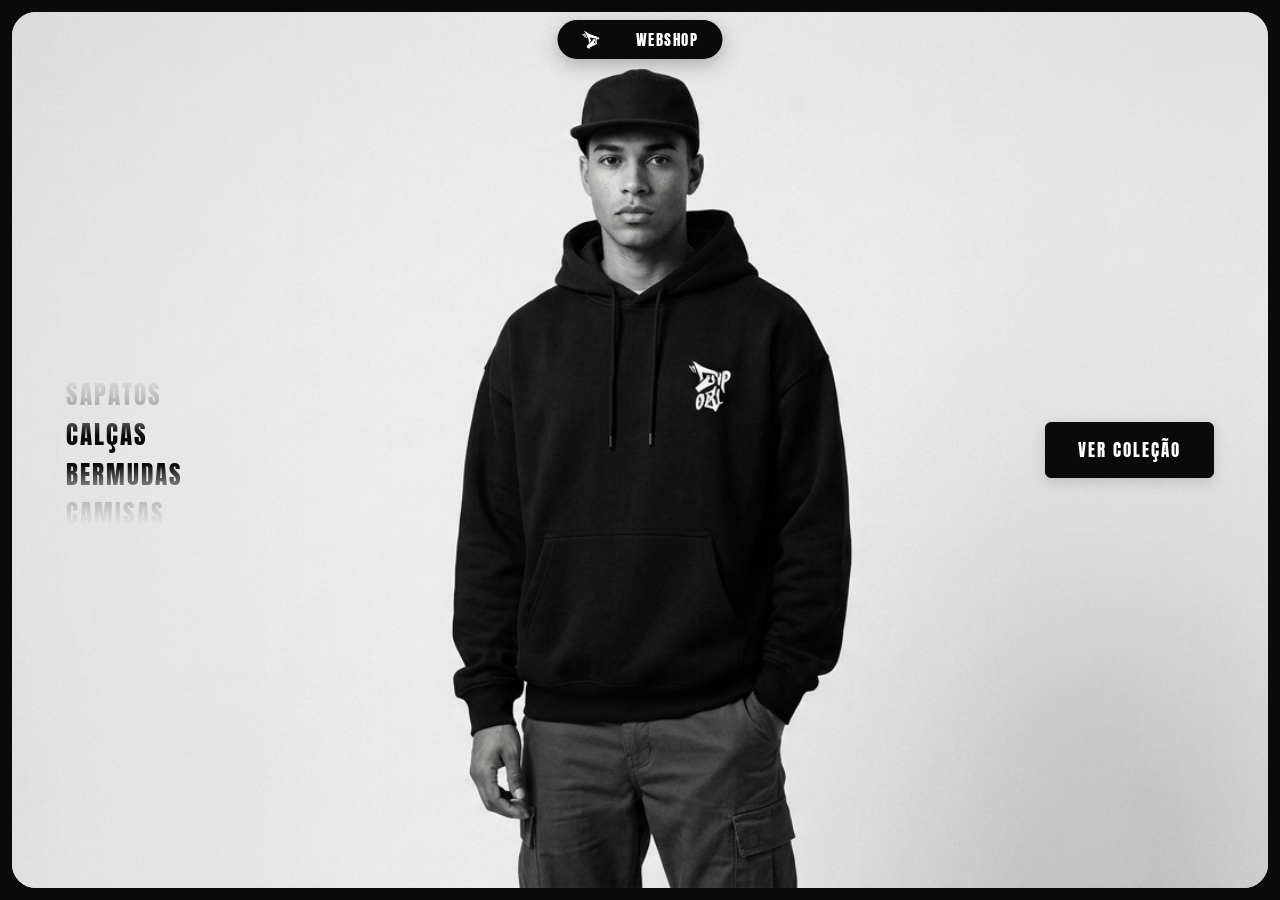
<file: index.html>
<!DOCTYPE html>
<html lang="pt-BR">
<head>
  <meta charset="UTF-8">
  <meta name="viewport" content="width=device-width, initial-scale=1.0">
  <title>DRIP081 | STREETWEAR RECIFE</title>
  <meta name="description" content="DRIP081 - Streetwear masculino autêntico direto de Recife. Estética minimalista, crua e de alta atitude.">
  
  <!-- Favicon: Isotipo (letra D estilizada) -->
  <link rel="icon" type="image/png" href="assets/isotipo-black.png">
  
  <!-- CSS Principal -->
  <link rel="stylesheet" href="css/style.css">
</head>
<body class="page-hero-body">

  <!-- CABEÇALHO EM PÍLULA FLUTUANTE -->
  <header class="pill-header" role="banner">
    <a href="index.html" class="pill-brand" aria-label="DRIP081 Início">
      <img src="assets/imagotipo-white.png" alt="DRIP081" class="pill-logo">
    </a>
    <nav class="pill-nav" aria-label="Navegação principal">
      <a href="webshop.html" class="pill-link">WEBSHOP</a>
    </nav>
  </header>

  <!-- HERO SECTION EM TELA CHEIA (100vh com margem de 12px e cantos arredondados) -->
  <main class="hero-wrapper" role="main">
    <section class="hero-stage" aria-label="Apresentação DRIP081">
      
      <!-- Imagem de fundo original (sem escurecer, cor natural enviada pelo usuário) -->
      <div class="hero-media" aria-hidden="true">
        <img 
          src="assets/hero.jpg" 
          alt="DRIP081 Streetwear" 
          class="hero-img"
          loading="eager"
        >
      </div>

      <!-- Conteúdo interativo do Hero -->
      <div class="hero-content">
        
        <!-- Lista vertical de produtos/categorias à esquerda em loop contínuo lento e minimalista -->
        <div class="hero-ticker-panel">
          <div class="hero-ticker-viewport" aria-live="off" aria-label="Produtos DRIP081">
            <div class="hero-ticker-track" id="hero-ticker-track">
              <!-- Preenchido dinamicamente via JS em loop contínuo infinito -->
            </div>
          </div>
        </div>

        <!-- Botão no meio da lateral direita: VER COLEÇÃO -->
        <div class="hero-action">
          <a href="webshop.html" class="btn-hero-cta">VER COLEÇÃO</a>
        </div>

      </div>
    </section>
  </main>

  <!-- Scripts -->
  <script src="js/products.js"></script>
  <script src="js/main.js"></script>
</body>
</html>
</file>
<file: css/style.css>
/* ==========================================================================
   DRIP081 - Streetwear Masculino
   Estética: Palace Skateboards (Minimalista, Cru, Brutalista, Monocromático)
   Paleta Estrita:
   - Preto: #0a0a0a
   - Cinza Escuro: #1a1a1a
   - Cinza Médio: #8a8a8a
   - Cinza Claro Cards: #f4f4f4
   - Branco: #ffffff
   ========================================================================== */

@import url('https://fonts.googleapis.com/css2?family=Anton&family=Bebas+Neue&family=Inter:wght@400;500;600;700&display=swap');

/* --- VARIÁVEIS DO SISTEMA --- */
:root {
  --color-black: #0a0a0a;
  --color-gray-dark: #1a1a1a;
  --color-gray-mid: #8a8a8a;
  --color-gray-card: #f4f4f4;
  --color-white: #ffffff;

  --font-display: 'Anton', 'Bebas Neue', sans-serif;
  --font-body: 'Inter', -apple-system, BlinkMacSystemFont, 'Segoe UI', Roboto, sans-serif;

  --radius-pill: 999px;
  --radius-card: 0px;
  --radius-button: 6px;
  --radius-hero: 24px;

  --transition-fast: 0.18s cubic-bezier(0.16, 1, 0.3, 1);
  --transition-normal: 0.3s cubic-bezier(0.16, 1, 0.3, 1);
}

/* --- RESET & BASE --- */
*,
*::before,
*::after {
  box-sizing: border-box;
  margin: 0;
  padding: 0;
}

html {
  font-size: 16px;
  background-color: var(--color-white);
  color: var(--color-black);
  scroll-behavior: smooth;
  -webkit-font-smoothing: antialiased;
  -moz-osx-font-smoothing: grayscale;
}

body {
  font-family: var(--font-body);
  background-color: var(--color-black);
  color: var(--color-black);
  min-height: 100vh;
  min-height: 100dvh;
  position: relative;
  overflow-x: hidden;
}

body.page-hero-body {
  background-color: var(--color-black);
  color: var(--color-white);
  overflow: hidden;
  height: 100vh;
  height: 100dvh;
}

img {
  max-width: 100%;
  height: auto;
  display: block;
}

a {
  color: inherit;
  text-decoration: none;
}

button {
  background: none;
  border: none;
  cursor: pointer;
  font-family: inherit;
  color: inherit;
}

:focus-visible {
  outline: 2px solid var(--color-black);
  outline-offset: 3px;
}

.sr-only {
  position: absolute;
  width: 1px;
  height: 1px;
  padding: 0;
  margin: -1px;
  overflow: hidden;
  clip: rect(0, 0, 0, 0);
  white-space: nowrap;
  border: 0;
}

/* ==========================================================================
   CABEÇALHO EM PÍLULA FLUTUANTE (Ambas as páginas)
   ========================================================================== */
.pill-header {
  position: fixed;
  top: 20px;
  left: 50%;
  transform: translateX(-50%);
  z-index: 1000;
  width: max-content;
  max-width: calc(100% - 32px);
  background-color: var(--color-black);
  border-radius: var(--radius-pill);
  padding: 8px 24px;
  display: flex;
  align-items: center;
  justify-content: space-between;
  gap: 36px;
  box-shadow: 0 6px 20px rgba(0, 0, 0, 0.25);
  animation: pillEntrance 0.7s cubic-bezier(0.16, 1, 0.3, 1) forwards;
}

@keyframes pillEntrance {
  0% {
    opacity: 0;
    transform: translate(-50%, -24px);
  }

  100% {
    opacity: 1;
    transform: translate(-50%, 0);
  }
}

.pill-brand {
  display: flex;
  align-items: center;
  transition: opacity var(--transition-fast);
}

.pill-brand:hover {
  opacity: 0.7;
}

.pill-logo {
  height: 20px;
  width: auto;
  object-fit: contain;
  /* Logo com fundo transparente original preservado */
}

.pill-nav {
  display: flex;
  align-items: center;
}

.pill-link {
  font-family: var(--font-display);
  font-size: 15px;
  letter-spacing: 0.1em;
  color: var(--color-white);
  text-transform: uppercase;
  transition: opacity var(--transition-fast);
  padding: 4px 0;
  line-height: 1;
}

.pill-link:hover {
  opacity: 0.65;
}

.pill-link.active {
  text-decoration: underline;
  text-underline-offset: 4px;
  text-decoration-thickness: 1.5px;
}

/* ==========================================================================
   HERO SECTION (index.html)
   ========================================================================== */
.hero-wrapper {
  width: 100%;
  height: 100vh;
  height: 100dvh;
  padding: 12px;
  background-color: var(--color-black); /* Fundo preto atrás do Hero */
  display: flex;
  align-items: center;
  justify-content: center;
}

.hero-stage {
  position: relative;
  width: 100%;
  height: 100%;
  border-radius: var(--radius-hero);
  overflow: hidden;
  background-color: var(--color-gray-card);
  display: flex;
  align-items: center;
  justify-content: space-between;
}

/* Imagem de Fundo Hero (Cor original pura enviada pelo usuário, SEM escurecer) */
.hero-media {
  position: absolute;
  inset: 0;
  z-index: 1;
  pointer-events: none;
}

.hero-img {
  width: 100%;
  height: 100%;
  object-fit: cover;
  object-position: center;
  /* Sem filtros escuros: preserva a cor e o contraste original enviado */
}

/* Conteúdo do Hero */
.hero-content {
  position: relative;
  z-index: 10;
  width: 100%;
  height: 100%;
  display: flex;
  align-items: center;
  justify-content: space-between;
  padding: 0 54px;
}

/* --- LISTA VERTICAL INFINITA (TICKER) - MINIMALISTA, PEQUENO E LENTO --- */
.hero-ticker-panel {
  display: flex;
  flex-direction: column;
  max-width: 440px;
  animation: heroFadeIn 0.8s cubic-bezier(0.16, 1, 0.3, 1) forwards;
}

@keyframes heroFadeIn {
  from {
    opacity: 0;
    transform: translateY(12px);
  }

  to {
    opacity: 1;
    transform: translateY(0);
  }
}

.hero-ticker-viewport {
  position: relative;
  height: 150px;
  /* Menor e mais minimalista */
  overflow: hidden;
  /* Máscara suave com gradiente para fade nas extremidades */
  mask-image: linear-gradient(to bottom,
      rgba(0, 0, 0, 0) 0%,
      rgba(0, 0, 0, 0.25) 20%,
      rgba(0, 0, 0, 1) 40%,
      rgba(0, 0, 0, 1) 60%,
      rgba(0, 0, 0, 0.25) 80%,
      rgba(0, 0, 0, 0) 100%);
  -webkit-mask-image: linear-gradient(to bottom,
      rgba(0, 0, 0, 0) 0%,
      rgba(0, 0, 0, 0.25) 20%,
      rgba(0, 0, 0, 1) 40%,
      rgba(0, 0, 0, 1) 60%,
      rgba(0, 0, 0, 0.25) 80%,
      rgba(0, 0, 0, 0) 100%);
}

.hero-ticker-track {
  display: flex;
  flex-direction: column;
  will-change: transform;
  /* Bem mais lento: 50 segundos para loop contínuo hipnótico */
  animation: tickerLoop 50s linear infinite;
}

.hero-ticker-track:hover {
  animation-play-state: paused;
}

@keyframes tickerLoop {
  0% {
    transform: translateY(0);
  }

  100% {
    transform: translateY(-50%);
  }
}

/* Textos pretos no Hero, tamanho minimalista e elegante */
.hero-ticker-item {
  font-family: var(--font-display);
  font-size: clamp(18px, 2.2vw, 25px);
  line-height: 1.35;
  letter-spacing: 0.08em;
  text-transform: uppercase;
  color: var(--color-black);
  /* TEXTO PRETO */
  padding: 3px 0;
  white-space: nowrap;
  user-select: none;
}

/* --- BOTÃO VER COLEÇÃO (Meio da lateral direita) --- */
.hero-action {
  animation: heroFadeIn 1s cubic-bezier(0.16, 1, 0.3, 1) forwards;
}

.btn-hero-cta {
  display: inline-block;
  background-color: var(--color-black);
  color: var(--color-white);
  font-family: var(--font-display);
  font-size: 17px;
  letter-spacing: 0.12em;
  text-transform: uppercase;
  padding: 14px 32px;
  border-radius: var(--radius-button);
  border: 1.5px solid var(--color-black);
  transition: all var(--transition-fast);
  text-align: center;
  box-shadow: 0 4px 14px rgba(0, 0, 0, 0.15);
}

.btn-hero-cta:hover {
  background-color: var(--color-white);
  color: var(--color-black);
  border-color: var(--color-black);
  transform: translateY(-2px);
}

/* ==========================================================================
   WEBSHOP (webshop.html)
   ========================================================================== */
.shop-page {
  background-color: var(--color-white);
  min-height: 100vh;
  padding-top: 88px;
  padding-bottom: 100px;
}

/* --- LINHA DE CATEGORIAS --- */
.category-nav-wrapper {
  width: 100%;
  padding: 18px 16px 28px;
  display: flex;
  justify-content: center;
  align-items: center;
}

.category-nav {
  display: flex;
  align-items: center;
  justify-content: center;
  flex-wrap: wrap;
  gap: 20px 28px;
  max-width: 900px;
}

.category-btn {
  font-family: var(--font-display);
  font-size: 16px;
  letter-spacing: 0.1em;
  text-transform: uppercase;
  color: var(--color-gray-mid);
  padding: 4px 2px;
  position: relative;
  transition: color var(--transition-fast);
}

.category-btn:hover {
  color: var(--color-gray-dark);
}

.category-btn.active {
  color: var(--color-black);
  text-decoration: underline;
  text-underline-offset: 6px;
  text-decoration-thickness: 2px;
}

.shop-header-meta {
  max-width: 1800px;
  margin: 0 auto;
  padding: 0 16px 12px;
  display: flex;
  justify-content: space-between;
  align-items: center;
}

.shop-status-text {
  font-family: var(--font-body);
  font-size: 12px;
  font-weight: 500;
  color: var(--color-gray-mid);
  letter-spacing: 0.05em;
  text-transform: uppercase;
}

/* --- GRID DE PRODUTOS --- */
.products-container {
  max-width: 1800px;
  margin: 0 auto;
  padding: 0 16px;
}

.products-grid {
  display: grid;
  gap: 12px;
  grid-template-columns: repeat(2, 1fr);
  transition: opacity 0.25s ease;
}

.products-grid.is-filtering {
  opacity: 0.3;
}

@media (min-width: 640px) {
  .products-grid {
    grid-template-columns: repeat(3, 1fr);
  }
}

@media (min-width: 1024px) {
  .products-grid {
    grid-template-columns: repeat(4, 1fr);
  }
}

@media (min-width: 1400px) {
  .products-grid {
    grid-template-columns: repeat(6, 1fr);
  }
}

/* --- CARD DE PRODUTO INDIVIDUAL --- */
.product-card {
  position: relative;
  background-color: var(--color-gray-card);
  aspect-ratio: 1 / 1;
  overflow: hidden;
  border-radius: var(--radius-card);
  cursor: pointer;
  display: flex;
  align-items: center;
  justify-content: center;
  opacity: 0;
  transform: translateY(10px);
  animation: cardFadeInUp 0.4s cubic-bezier(0.16, 1, 0.3, 1) forwards;
  animation-delay: calc(var(--stagger-index, 0) * 35ms);
}

@keyframes cardFadeInUp {
  to {
    opacity: 1;
    transform: translateY(0);
  }
}

.card-media {
  position: relative;
  width: 100%;
  height: 100%;
  padding: 0;
  overflow: hidden;
  display: flex;
  align-items: center;
  justify-content: center;
  background-color: var(--color-gray-card);
}

.card-img {
  width: 100%;
  height: 100%;
  object-fit: cover;
  object-position: center;
  transition: transform var(--transition-normal), opacity var(--transition-normal);
  will-change: transform, opacity;
}

.card-img-primary {
  opacity: 1;
  z-index: 1;
}

.card-img-secondary {
  position: absolute;
  inset: 0;
  width: 100%;
  height: 100%;
  object-fit: cover;
  object-position: center;
  opacity: 0;
  z-index: 2;
}

.product-card:hover .card-img {
  transform: scale(1.04);
}

.product-card:hover .card-img-primary.has-second {
  opacity: 0;
}

.product-card:hover .card-img-secondary {
  opacity: 1;
}

.card-peek-info {
  position: absolute;
  bottom: 0;
  left: 0;
  right: 0;
  padding: 12px 14px;
  background: linear-gradient(
    to top,
    rgba(10, 10, 10, 0.88) 0%,
    rgba(10, 10, 10, 0.6) 65%,
    transparent 100%
  );
  z-index: 5;
  display: flex;
  flex-direction: column;
  gap: 2px;
  opacity: 0;
  transform: translateY(8px);
  transition: opacity var(--transition-fast), transform var(--transition-fast);
  pointer-events: none;
}

.product-card:hover .card-peek-info,
.product-card:focus-visible .card-peek-info {
  opacity: 1;
  transform: translateY(0);
}

.card-peek-title {
  font-family: var(--font-display);
  font-size: 13px;
  line-height: 1.1;
  letter-spacing: 0.05em;
  text-transform: uppercase;
  color: var(--color-white);
  white-space: nowrap;
  overflow: hidden;
  text-overflow: ellipsis;
}

.card-peek-price {
  font-family: var(--font-body);
  font-size: 12px;
  font-weight: 600;
  color: #eeeeee;
}

@media (hover: none) {
  .card-peek-info {
    opacity: 1;
    transform: translateY(0);
    background: linear-gradient(
      to top,
      rgba(10, 10, 10, 0.85) 0%,
      rgba(10, 10, 10, 0.5) 70%,
      transparent 100%
    );
    padding: 8px 10px;
  }

  .card-peek-title {
    font-size: 11px;
    color: var(--color-white);
  }

  .card-peek-price {
    font-size: 10px;
    color: #e0e0e0;
  }
}

.empty-state {
  grid-column: 1 / -1;
  padding: 80px 20px;
  text-align: center;
}

.empty-state-title {
  font-family: var(--font-display);
  font-size: 24px;
  letter-spacing: 0.1em;
  color: var(--color-black);
  margin-bottom: 8px;
}

.empty-state-text {
  font-family: var(--font-body);
  font-size: 14px;
  color: var(--color-gray-mid);
}

/* ==========================================================================
   BOTÃO FLUTUANTE FILTRAR & GAVETA DE FILTROS
   ========================================================================== */
.floating-filter-bar {
  position: fixed;
  bottom: 24px;
  left: 50%;
  transform: translateX(-50%);
  z-index: 850;
}

.btn-floating-filter {
  background-color: var(--color-gray-card);
  color: var(--color-gray-dark);
  font-family: var(--font-display);
  font-size: 15px;
  letter-spacing: 0.12em;
  text-transform: uppercase;
  padding: 10px 28px;
  border-radius: var(--radius-pill);
  border: 1px solid #e0e0e0;
  box-shadow: 0 4px 18px rgba(0, 0, 0, 0.12);
  transition: all var(--transition-fast);
  display: flex;
  align-items: center;
  gap: 8px;
}

.btn-floating-filter:hover {
  background-color: var(--color-black);
  color: var(--color-white);
  border-color: var(--color-black);
  transform: translateY(-2px);
}

.filter-drawer-overlay {
  position: fixed;
  inset: 0;
  background-color: rgba(10, 10, 10, 0.6);
  backdrop-filter: blur(4px);
  -webkit-backdrop-filter: blur(4px);
  z-index: 1200;
  opacity: 0;
  visibility: hidden;
  transition: opacity var(--transition-normal), visibility var(--transition-normal);
  display: flex;
  justify-content: center;
  align-items: flex-end;
}

.filter-drawer-overlay.is-open {
  opacity: 1;
  visibility: visible;
}

.filter-drawer {
  background-color: var(--color-white);
  width: 100%;
  max-width: 520px;
  border-radius: 20px 20px 0 0;
  padding: 24px 28px 32px;
  transform: translateY(100%);
  transition: transform var(--transition-normal);
  box-shadow: 0 -8px 32px rgba(0, 0, 0, 0.25);
  max-height: 85vh;
  overflow-y: auto;
}

.filter-drawer-overlay.is-open .filter-drawer {
  transform: translateY(0);
}

.filter-drawer-header {
  display: flex;
  align-items: center;
  justify-content: space-between;
  padding-bottom: 16px;
  border-bottom: 1px solid var(--color-gray-card);
  margin-bottom: 20px;
}

.filter-drawer-title {
  font-family: var(--font-display);
  font-size: 22px;
  letter-spacing: 0.1em;
  text-transform: uppercase;
  color: var(--color-black);
}

.drawer-close-btn {
  font-family: var(--font-body);
  font-size: 22px;
  color: var(--color-black);
  line-height: 1;
  padding: 6px;
}

.filter-group {
  margin-bottom: 24px;
}

.filter-group-label {
  font-family: var(--font-display);
  font-size: 15px;
  letter-spacing: 0.08em;
  text-transform: uppercase;
  color: var(--color-black);
  margin-bottom: 12px;
  display: block;
}

.filter-options-grid {
  display: flex;
  flex-wrap: wrap;
  gap: 8px;
}

.filter-pill-opt {
  padding: 8px 16px;
  font-family: var(--font-body);
  font-size: 13px;
  font-weight: 500;
  text-transform: uppercase;
  background-color: var(--color-gray-card);
  color: var(--color-gray-dark);
  border-radius: var(--radius-pill);
  transition: all var(--transition-fast);
}

.filter-pill-opt:hover {
  background-color: #e5e5e5;
}

.filter-pill-opt.active {
  background-color: var(--color-black);
  color: var(--color-white);
}

.drawer-actions {
  display: flex;
  gap: 12px;
  margin-top: 28px;
}

.btn-apply-filters {
  flex: 2;
  background-color: var(--color-black);
  color: var(--color-white);
  font-family: var(--font-display);
  font-size: 16px;
  letter-spacing: 0.1em;
  text-transform: uppercase;
  padding: 12px 20px;
  border-radius: var(--radius-button);
  transition: opacity var(--transition-fast);
}

.btn-apply-filters:hover {
  opacity: 0.85;
}

.btn-reset-filters {
  flex: 1;
  background-color: var(--color-gray-card);
  color: var(--color-gray-dark);
  font-family: var(--font-display);
  font-size: 14px;
  letter-spacing: 0.1em;
  text-transform: uppercase;
  padding: 12px 16px;
  border-radius: var(--radius-button);
}

.btn-reset-filters:hover {
  background-color: #e5e5e5;
}

/* ==========================================================================
   MODAL DE PRODUTO
   ========================================================================== */
.modal-overlay {
  position: fixed;
  inset: 0;
  background-color: rgba(10, 10, 10, 0.75);
  backdrop-filter: blur(6px);
  -webkit-backdrop-filter: blur(6px);
  z-index: 1500;
  display: flex;
  align-items: center;
  justify-content: center;
  padding: 20px;
  opacity: 0;
  visibility: hidden;
  transition: opacity var(--transition-normal), visibility var(--transition-normal);
}

.modal-overlay.is-open {
  opacity: 1;
  visibility: visible;
}

.modal-container {
  background-color: var(--color-white);
  width: 100%;
  max-width: 860px;
  border-radius: 12px;
  overflow: hidden;
  display: grid;
  grid-template-columns: 1.1fr 1fr;
  position: relative;
  box-shadow: 0 16px 48px rgba(0, 0, 0, 0.4);
  transform: scale(0.96);
  transition: transform var(--transition-normal);
  max-height: 90vh;
}

.modal-overlay.is-open .modal-container {
  transform: scale(1);
}

.modal-close-btn {
  position: absolute;
  top: 16px;
  right: 16px;
  z-index: 10;
  width: 36px;
  height: 36px;
  border-radius: 50%;
  background-color: var(--color-gray-card);
  color: var(--color-black);
  font-size: 20px;
  display: flex;
  align-items: center;
  justify-content: center;
  transition: background-color var(--transition-fast);
}

.modal-close-btn:hover {
  background-color: var(--color-black);
  color: var(--color-white);
}

.modal-gallery {
  background-color: var(--color-gray-card);
  display: flex;
  flex-direction: column;
  align-items: center;
  justify-content: center;
  padding: 32px;
  position: relative;
  min-height: 360px;
}

.modal-main-img {
  max-height: 340px;
  max-width: 100%;
  object-fit: contain;
  transition: transform var(--transition-fast);
}

.modal-gallery-thumbs {
  position: absolute;
  bottom: 14px;
  display: flex;
  gap: 8px;
}

.modal-thumb-btn {
  width: 36px;
  height: 36px;
  border-radius: 4px;
  border: 1px solid var(--color-gray-mid);
  padding: 4px;
  background-color: var(--color-white);
  opacity: 0.6;
  transition: opacity var(--transition-fast), border-color var(--transition-fast);
}

.modal-thumb-btn.active {
  opacity: 1;
  border-color: var(--color-black);
  border-width: 1.5px;
}

.modal-thumb-btn img {
  width: 100%;
  height: 100%;
  object-fit: contain;
}

.modal-details {
  padding: 36px 32px;
  display: flex;
  flex-direction: column;
  overflow-y: auto;
}

.modal-category-tag {
  font-family: var(--font-body);
  font-size: 11px;
  letter-spacing: 0.15em;
  text-transform: uppercase;
  color: var(--color-gray-mid);
  margin-bottom: 6px;
  font-weight: 600;
}

.modal-title {
  font-family: var(--font-display);
  font-size: 28px;
  line-height: 1.1;
  letter-spacing: 0.05em;
  text-transform: uppercase;
  color: var(--color-black);
  margin-bottom: 10px;
}

.modal-price {
  font-family: var(--font-body);
  font-size: 22px;
  font-weight: 700;
  color: var(--color-gray-dark);
  margin-bottom: 20px;
}

.modal-desc {
  font-family: var(--font-body);
  font-size: 13.5px;
  line-height: 1.6;
  color: #4a4a4a;
  margin-bottom: 24px;
}

.modal-size-section {
  margin-bottom: 28px;
}

.modal-size-label {
  font-family: var(--font-display);
  font-size: 13px;
  letter-spacing: 0.08em;
  text-transform: uppercase;
  color: var(--color-black);
  margin-bottom: 8px;
  display: block;
}

.modal-size-options {
  display: flex;
  flex-wrap: wrap;
  gap: 8px;
}

.size-btn {
  min-width: 44px;
  height: 38px;
  padding: 0 10px;
  border: 1px solid #d4d4d4;
  border-radius: 4px;
  font-family: var(--font-body);
  font-size: 13px;
  font-weight: 600;
  color: var(--color-black);
  display: flex;
  align-items: center;
  justify-content: center;
  background-color: var(--color-white);
  transition: all var(--transition-fast);
}

.size-btn:hover {
  border-color: var(--color-black);
}

.size-btn.active {
  background-color: var(--color-black);
  color: var(--color-white);
  border-color: var(--color-black);
}

.btn-modal-buy {
  background-color: var(--color-black);
  color: var(--color-white);
  font-family: var(--font-display);
  font-size: 18px;
  letter-spacing: 0.1em;
  text-transform: uppercase;
  padding: 15px;
  border-radius: var(--radius-button);
  width: 100%;
  margin-top: auto;
  transition: all var(--transition-fast);
  text-align: center;
}

.btn-modal-buy:hover {
  opacity: 0.85;
}

.btn-modal-buy.btn-added {
  background-color: var(--color-gray-dark);
  color: var(--color-white);
}

/* ==========================================================================
   RODAPÉ EXCLUSIVO DO INDEX (index.html)
   ========================================================================== */
.hero-footer {
  background-color: var(--color-black);
  color: var(--color-white);
  border-top: 1px solid var(--color-gray-dark);
  padding: 56px 32px 40px;
  position: relative;
  z-index: 10;
  width: 100%;
}

.hero-footer-inner {
  max-width: 1400px;
  margin: 0 auto;
  display: flex;
  flex-direction: column;
  gap: 36px;
}

.hero-footer-top {
  display: flex;
  justify-content: space-between;
  align-items: flex-start;
  flex-wrap: wrap;
  gap: 28px;
}

.hero-footer-brand {
  display: flex;
  flex-direction: column;
  gap: 12px;
}

.hero-footer-logo {
  height: 28px;
  width: auto;
  object-fit: contain;
}

.hero-footer-tagline {
  font-family: var(--font-body);
  font-size: 11px;
  letter-spacing: 0.15em;
  text-transform: uppercase;
  color: var(--color-gray-mid);
  line-height: 1.6;
}

.hero-footer-nav {
  display: flex;
  align-items: center;
  gap: 28px;
  flex-wrap: wrap;
}

.hero-footer-link {
  font-family: var(--font-display);
  font-size: 15px;
  letter-spacing: 0.1em;
  text-transform: uppercase;
  color: var(--color-white);
  transition: opacity var(--transition-fast);
}

.hero-footer-link:hover {
  opacity: 0.65;
}

.hero-footer-bottom {
  display: flex;
  justify-content: space-between;
  align-items: center;
  flex-wrap: wrap;
  gap: 16px;
  padding-top: 24px;
  border-top: 1px solid #141414;
}

.hero-footer-copy {
  font-family: var(--font-body);
  font-size: 11px;
  letter-spacing: 0.08em;
  text-transform: uppercase;
  color: var(--color-gray-mid);
}

.hero-footer-city {
  font-family: var(--font-display);
  font-size: 13px;
  letter-spacing: 0.1em;
  text-transform: uppercase;
  color: var(--color-gray-mid);
}

/* ==========================================================================
   PAINEL ADMINISTRATIVO (admin.html)
   ========================================================================== */
.admin-page {
  background-color: #fafafa;
  color: var(--color-black);
  min-height: 100vh;
  padding-top: 88px;
  padding-bottom: 80px;
}

.admin-pill-tag {
  font-family: var(--font-body);
  font-size: 10px;
  font-weight: 700;
  letter-spacing: 0.15em;
  background-color: var(--color-white);
  color: var(--color-black);
  padding: 2px 8px;
  border-radius: var(--radius-pill);
  line-height: 1;
}

.admin-wrapper {
  max-width: 1400px;
  margin: 0 auto;
  padding: 0 20px;
}

.admin-container {
  display: flex;
  flex-direction: column;
  gap: 24px;
}

.admin-header {
  display: flex;
  justify-content: space-between;
  align-items: flex-end;
  flex-wrap: wrap;
  gap: 16px;
  padding-bottom: 20px;
  border-bottom: 1.5px solid #e0e0e0;
}

.admin-title {
  font-family: var(--font-display);
  font-size: clamp(26px, 3.5vw, 36px);
  letter-spacing: 0.08em;
  line-height: 1.1;
  text-transform: uppercase;
  color: var(--color-black);
}

.admin-subtitle {
  font-family: var(--font-body);
  font-size: 11px;
  letter-spacing: 0.15em;
  color: var(--color-gray-mid);
  text-transform: uppercase;
  margin-top: 4px;
  font-weight: 600;
}

.db-status-badge {
  display: flex;
  align-items: center;
  gap: 8px;
  background-color: #ededed;
  padding: 6px 14px;
  border-radius: var(--radius-pill);
  font-family: var(--font-body);
  font-size: 11px;
  font-weight: 600;
  letter-spacing: 0.08em;
  text-transform: uppercase;
  color: var(--color-gray-dark);
}

.db-dot {
  width: 8px;
  height: 8px;
  border-radius: 50%;
  background-color: #888888;
}

.db-status-badge.is-connected .db-dot {
  background-color: #1a1a1a;
  box-shadow: 0 0 0 2px rgba(26, 26, 26, 0.2);
}

.db-status-badge.is-error .db-dot {
  background-color: #8a8a8a;
}

.admin-notice {
  background-color: var(--color-gray-card);
  border: 1px solid #d4d4d4;
  padding: 14px 18px;
  border-radius: 6px;
  font-family: var(--font-body);
  font-size: 13px;
  color: var(--color-gray-dark);
  line-height: 1.5;
}

.admin-notice code {
  background-color: #e5e5e5;
  padding: 2px 6px;
  border-radius: 4px;
  font-size: 12px;
  font-weight: 600;
}

.admin-grid {
  display: grid;
  grid-template-columns: 1fr 1.25fr;
  gap: 24px;
  align-items: flex-start;
}

@media (max-width: 960px) {
  .admin-grid {
    grid-template-columns: 1fr;
  }
}

.admin-card {
  background-color: var(--color-white);
  border: 1px solid #e0e0e0;
  border-radius: 8px;
  padding: 28px;
  box-shadow: 0 2px 8px rgba(0, 0, 0, 0.04);
}

.admin-card-header {
  display: flex;
  justify-content: space-between;
  align-items: center;
  flex-wrap: wrap;
  gap: 12px;
  margin-bottom: 20px;
  padding-bottom: 14px;
  border-bottom: 1px solid var(--color-gray-card);
}

.admin-card-title {
  font-family: var(--font-display);
  font-size: 20px;
  letter-spacing: 0.08em;
  text-transform: uppercase;
  color: var(--color-black);
}

.admin-counter {
  font-family: var(--font-body);
  font-size: 11px;
  letter-spacing: 0.1em;
  color: var(--color-gray-mid);
  font-weight: 600;
  display: block;
  margin-top: 2px;
}

.btn-seed-db {
  background-color: var(--color-gray-card);
  color: var(--color-black);
  border: 1px solid #d0d0d0;
  padding: 6px 14px;
  border-radius: var(--radius-pill);
  font-family: var(--font-body);
  font-size: 11px;
  font-weight: 700;
  letter-spacing: 0.08em;
  text-transform: uppercase;
  transition: all var(--transition-fast);
}

.btn-seed-db:hover {
  background-color: var(--color-black);
  color: var(--color-white);
  border-color: var(--color-black);
}

.btn-seed-db:disabled {
  opacity: 0.5;
  cursor: not-allowed;
}

/* Formulário Admin */
.admin-form {
  display: flex;
  flex-direction: column;
  gap: 18px;
}

.form-row {
  display: grid;
  grid-template-columns: 1fr 1fr;
  gap: 14px;
}

@media (max-width: 480px) {
  .form-row {
    grid-template-columns: 1fr;
  }
}

.form-group {
  display: flex;
  flex-direction: column;
  gap: 6px;
}

.form-label {
  font-family: var(--font-body);
  font-size: 11px;
  font-weight: 700;
  letter-spacing: 0.1em;
  text-transform: uppercase;
  color: var(--color-gray-dark);
}

.form-input,
.form-select,
.form-textarea {
  width: 100%;
  padding: 11px 14px;
  background-color: #fafafa;
  border: 1px solid #d4d4d4;
  border-radius: 4px;
  font-family: var(--font-body);
  font-size: 14px;
  color: var(--color-black);
  transition: border-color var(--transition-fast), background-color var(--transition-fast);
}

.form-input:focus,
.form-select:focus,
.form-textarea:focus {
  outline: none;
  border-color: var(--color-black);
  background-color: var(--color-white);
}

.form-textarea {
  resize: vertical;
  min-height: 80px;
}

/* Widget de Imagem no Admin: 2 Opções (URL vs Uploader) */
.image-upload-widget {
  display: flex;
  flex-direction: column;
  gap: 10px;
  background-color: #fafafa;
  border: 1px solid #d4d4d4;
  border-radius: 6px;
  padding: 12px;
}

.upload-mode-tabs {
  display: flex;
  gap: 6px;
}

.upload-tab-btn {
  flex: 1;
  padding: 8px 12px;
  font-family: var(--font-body);
  font-size: 11px;
  font-weight: 700;
  letter-spacing: 0.08em;
  text-transform: uppercase;
  background-color: #ededed;
  color: var(--color-gray-dark);
  border-radius: 4px;
  border: 1px solid transparent;
  transition: all var(--transition-fast);
  text-align: center;
}

.upload-tab-btn:hover {
  background-color: #e2e2e2;
}

.upload-tab-btn.active {
  background-color: var(--color-black);
  color: var(--color-white);
  border-color: var(--color-black);
}

.upload-mode-panel {
  display: none;
}

.upload-mode-panel.active {
  display: block;
}

/* Área de Drop / Upload */
.drop-zone {
  border: 2px dashed #cccccc;
  border-radius: 6px;
  padding: 24px 16px;
  text-align: center;
  cursor: pointer;
  background-color: var(--color-white);
  transition: all var(--transition-fast);
  position: relative;
}

.drop-zone:hover,
.drop-zone.dragover {
  border-color: var(--color-black);
  background-color: #f7f7f7;
}

.drop-zone-content {
  display: flex;
  flex-direction: column;
  align-items: center;
  gap: 6px;
  pointer-events: none;
}

.drop-zone-content svg {
  color: var(--color-gray-dark);
}

.drop-zone-text {
  font-family: var(--font-body);
  font-size: 12px;
  font-weight: 700;
  color: var(--color-black);
  letter-spacing: 0.05em;
  text-transform: uppercase;
}

.drop-zone-sub {
  font-family: var(--font-body);
  font-size: 11px;
  color: var(--color-gray-mid);
}

.file-input-hidden {
  position: absolute;
  inset: 0;
  width: 100%;
  height: 100%;
  opacity: 0;
  cursor: pointer;
}

/* Caixa de Pré-visualização da Imagem */
.image-preview-box {
  position: relative;
  width: 100%;
  height: 180px;
  background-color: var(--color-gray-card);
  border-radius: 4px;
  overflow: hidden;
  border: 1px solid #d4d4d4;
  display: flex;
  align-items: center;
  justify-content: center;
}

.preview-thumb {
  width: 100%;
  height: 100%;
  object-fit: cover;
  object-position: center;
}

.btn-remove-preview {
  position: absolute;
  top: 8px;
  right: 8px;
  width: 28px;
  height: 28px;
  border-radius: 50%;
  background-color: rgba(10, 10, 10, 0.75);
  color: var(--color-white);
  font-size: 18px;
  display: flex;
  align-items: center;
  justify-content: center;
  transition: background-color var(--transition-fast);
}

.btn-remove-preview:hover {
  background-color: var(--color-black);
}

.admin-sizes-picker {
  display: flex;
  flex-wrap: wrap;
  gap: 6px;
  margin-top: 4px;
}

.admin-size-chip {
  padding: 6px 12px;
  background-color: #f0f0f0;
  border: 1px solid #dcdcdc;
  border-radius: 4px;
  font-family: var(--font-body);
  font-size: 12px;
  font-weight: 600;
  color: var(--color-gray-dark);
  transition: all var(--transition-fast);
}

.admin-size-chip:hover {
  border-color: var(--color-black);
}

.admin-size-chip.active {
  background-color: var(--color-black);
  color: var(--color-white);
  border-color: var(--color-black);
}

.btn-admin-submit {
  background-color: var(--color-black);
  color: var(--color-white);
  font-family: var(--font-display);
  font-size: 17px;
  letter-spacing: 0.1em;
  text-transform: uppercase;
  padding: 14px;
  border-radius: 4px;
  border: 1px solid var(--color-black);
  transition: all var(--transition-fast);
  margin-top: 8px;
}

.btn-admin-submit:hover {
  background-color: var(--color-white);
  color: var(--color-black);
}

.btn-admin-submit:disabled {
  opacity: 0.6;
  cursor: not-allowed;
}

.form-feedback {
  font-family: var(--font-body);
  font-size: 13px;
  padding: 10px 14px;
  border-radius: 4px;
  display: none;
  line-height: 1.4;
}

.form-feedback.is-success {
  display: block;
  background-color: #f0fdf4;
  color: #14532d;
  border: 1px solid #bbf7d0;
}

.form-feedback.is-error {
  display: block;
  background-color: #fef2f2;
  color: #991b1b;
  border: 1px solid #fecaca;
}

.form-feedback.is-info {
  display: block;
  background-color: #f8fafc;
  color: #1e293b;
  border: 1px solid #e2e8f0;
}

/* Lista de Produtos Admin */
.admin-products-list {
  display: flex;
  flex-direction: column;
  gap: 12px;
  max-height: 700px;
  overflow-y: auto;
  padding-right: 4px;
}

.admin-loading,
.admin-empty {
  padding: 40px 16px;
  text-align: center;
  font-family: var(--font-body);
  font-size: 13px;
  color: var(--color-gray-mid);
  line-height: 1.6;
}

.admin-product-item {
  display: flex;
  align-items: center;
  gap: 16px;
  padding: 12px 14px;
  background-color: #fcfcfc;
  border: 1px solid #ebebeb;
  border-radius: 6px;
  transition: background-color var(--transition-fast);
}

.admin-product-item:hover {
  background-color: #f5f5f5;
}

.admin-prod-thumb {
  width: 54px;
  height: 54px;
  background-color: var(--color-gray-card);
  border-radius: 4px;
  padding: 6px;
  display: flex;
  align-items: center;
  justify-content: center;
  flex-shrink: 0;
}

.admin-prod-thumb img {
  width: 100%;
  height: 100%;
  object-fit: contain;
}

.admin-prod-info {
  flex: 1;
  min-width: 0;
}

.admin-prod-category {
  font-family: var(--font-body);
  font-size: 10px;
  font-weight: 700;
  letter-spacing: 0.12em;
  text-transform: uppercase;
  color: var(--color-gray-mid);
  display: block;
}

.admin-prod-name {
  font-family: var(--font-display);
  font-size: 15px;
  letter-spacing: 0.05em;
  text-transform: uppercase;
  color: var(--color-black);
  white-space: nowrap;
  overflow: hidden;
  text-overflow: ellipsis;
}

.admin-prod-price {
  font-family: var(--font-body);
  font-size: 13px;
  font-weight: 700;
  color: var(--color-gray-dark);
}

.admin-prod-sizes {
  font-family: var(--font-body);
  font-size: 11px;
  color: var(--color-gray-mid);
}

/* Abas Principais do Admin */
.admin-nav-tabs {
  display: flex;
  gap: 10px;
  border-bottom: 2px solid #e5e5e5;
  padding-bottom: 2px;
}

.admin-tab-btn {
  font-family: var(--font-display);
  font-size: 15px;
  letter-spacing: 0.1em;
  text-transform: uppercase;
  color: var(--color-gray-mid);
  padding: 10px 20px;
  border-bottom: 3px solid transparent;
  transition: all var(--transition-fast);
  margin-bottom: -4px;
}

.admin-tab-btn:hover {
  color: var(--color-black);
}

.admin-tab-btn.active {
  color: var(--color-black);
  border-bottom-color: var(--color-black);
}

.admin-tab-content {
  display: none;
}

.admin-tab-content.active {
  display: block;
}

/* Barra de Título do Formulário & Botão Cancelar Edição */
.form-title-bar {
  display: flex;
  justify-content: space-between;
  align-items: center;
  margin-bottom: 20px;
  padding-bottom: 12px;
  border-bottom: 1px solid var(--color-gray-card);
}

.btn-cancel-edit {
  background-color: var(--color-gray-card);
  color: var(--color-black);
  font-family: var(--font-body);
  font-size: 11px;
  font-weight: 700;
  letter-spacing: 0.08em;
  text-transform: uppercase;
  padding: 6px 12px;
  border-radius: 4px;
  border: 1px solid #dcdcdc;
  transition: all var(--transition-fast);
}

.btn-cancel-edit:hover {
  background-color: var(--color-black);
  color: var(--color-white);
  border-color: var(--color-black);
}

.form-label-row {
  display: flex;
  justify-content: space-between;
  align-items: center;
}

.link-manage-cats {
  font-family: var(--font-body);
  font-size: 10px;
  font-weight: 700;
  letter-spacing: 0.08em;
  color: var(--color-gray-mid);
  text-transform: uppercase;
  transition: color var(--transition-fast);
}

.link-manage-cats:hover {
  color: var(--color-black);
  text-decoration: underline;
}

.form-hint {
  font-family: var(--font-body);
  font-size: 11px;
  color: var(--color-gray-mid);
  margin-top: 4px;
}

/* Ações dos Itens (Editar & Excluir) */
.admin-item-actions {
  display: flex;
  align-items: center;
  gap: 8px;
}

.btn-action-edit {
  padding: 6px 10px;
  background-color: #f0f0f0;
  border: 1px solid #d4d4d4;
  border-radius: 4px;
  font-family: var(--font-body);
  font-size: 11px;
  font-weight: 700;
  letter-spacing: 0.05em;
  text-transform: uppercase;
  color: var(--color-black);
  transition: all var(--transition-fast);
}

.btn-action-edit:hover {
  background-color: var(--color-black);
  color: var(--color-white);
  border-color: var(--color-black);
}

.btn-action-delete {
  width: 30px;
  height: 30px;
  border-radius: 50%;
  background-color: transparent;
  color: #888888;
  font-size: 18px;
  line-height: 1;
  display: flex;
  align-items: center;
  justify-content: center;
  transition: all var(--transition-fast);
}

.btn-action-delete:hover {
  background-color: #991b1b;
  color: var(--color-white);
}

/* Lista de Categorias */
.admin-categories-list {
  display: flex;
  flex-direction: column;
  gap: 10px;
  max-height: 600px;
  overflow-y: auto;
}

.admin-category-item {
  display: flex;
  align-items: center;
  justify-content: space-between;
  padding: 14px 16px;
  background-color: #fcfcfc;
  border: 1px solid #ebebeb;
  border-radius: 6px;
  transition: background-color var(--transition-fast);
}

.admin-category-item:hover {
  background-color: #f5f5f5;
}

.admin-cat-info {
  display: flex;
  flex-direction: column;
  gap: 2px;
}

.admin-cat-name {
  font-family: var(--font-display);
  font-size: 16px;
  letter-spacing: 0.05em;
  text-transform: uppercase;
  color: var(--color-black);
}

.admin-cat-slug {
  font-family: var(--font-body);
  font-size: 11px;
  color: var(--color-gray-mid);
  font-weight: 500;
}

.badge-mock {
  font-family: var(--font-body);
  font-size: 10px;
  font-weight: 700;
  letter-spacing: 0.08em;
  background-color: #e5e5e5;
  color: #666666;
  padding: 3px 6px;
  border-radius: 4px;
}

/* ==========================================================================
   RESPONSIVIDADE & MOBILE
   ========================================================================== */
@media (max-width: 768px) {
  .pill-header {
    top: 14px;
    padding: 6px 16px;
    gap: 20px;
  }

  .pill-logo {
    height: 17px;
  }

  .pill-link {
    font-size: 13px;
  }

  .hero-wrapper {
    padding: 8px;
  }

  .hero-stage {
    border-radius: 16px;
  }

  .hero-content {
    padding: 20px;
    flex-direction: column;
    justify-content: flex-end;
    align-items: flex-start;
  }

  .hero-ticker-panel {
    margin-bottom: 72px;
    width: 100%;
  }

  .hero-ticker-viewport {
    height: 120px;
  }

  .hero-ticker-item {
    font-size: 18px;
  }

  .hero-action {
    position: absolute;
    bottom: 24px;
    left: 20px;
    right: 20px;
    text-align: center;
  }

  .btn-hero-cta {
    width: 100%;
    font-size: 16px;
    padding: 14px 20px;
  }

  .shop-page {
    padding-top: 76px;
  }

  .category-nav-wrapper {
    padding: 12px 12px 20px;
    overflow-x: auto;
    justify-content: flex-start;
    -webkit-overflow-scrolling: touch;
    scrollbar-width: none;
  }

  .category-nav-wrapper::-webkit-scrollbar {
    display: none;
  }

  .category-nav {
    flex-wrap: nowrap;
    gap: 16px;
  }

  .category-btn {
    font-size: 14px;
    white-space: nowrap;
  }

  .modal-container {
    grid-template-columns: 1fr;
    max-height: 85vh;
    border-radius: 12px;
  }

  .modal-gallery {
    min-height: 220px;
    padding: 20px;
  }

  .modal-main-img {
    max-height: 180px;
  }

  .modal-details {
    padding: 20px;
  }

  .modal-title {
    font-size: 22px;
  }

  .modal-price {
    font-size: 18px;
    margin-bottom: 12px;
  }

  .hero-footer {
    padding: 36px 20px 32px;
  }

  .hero-footer-top {
    flex-direction: column;
    gap: 24px;
  }

  .hero-footer-nav {
    gap: 18px;
  }

  .hero-footer-bottom {
    flex-direction: column;
    align-items: flex-start;
    gap: 8px;
  }
}
</file>
